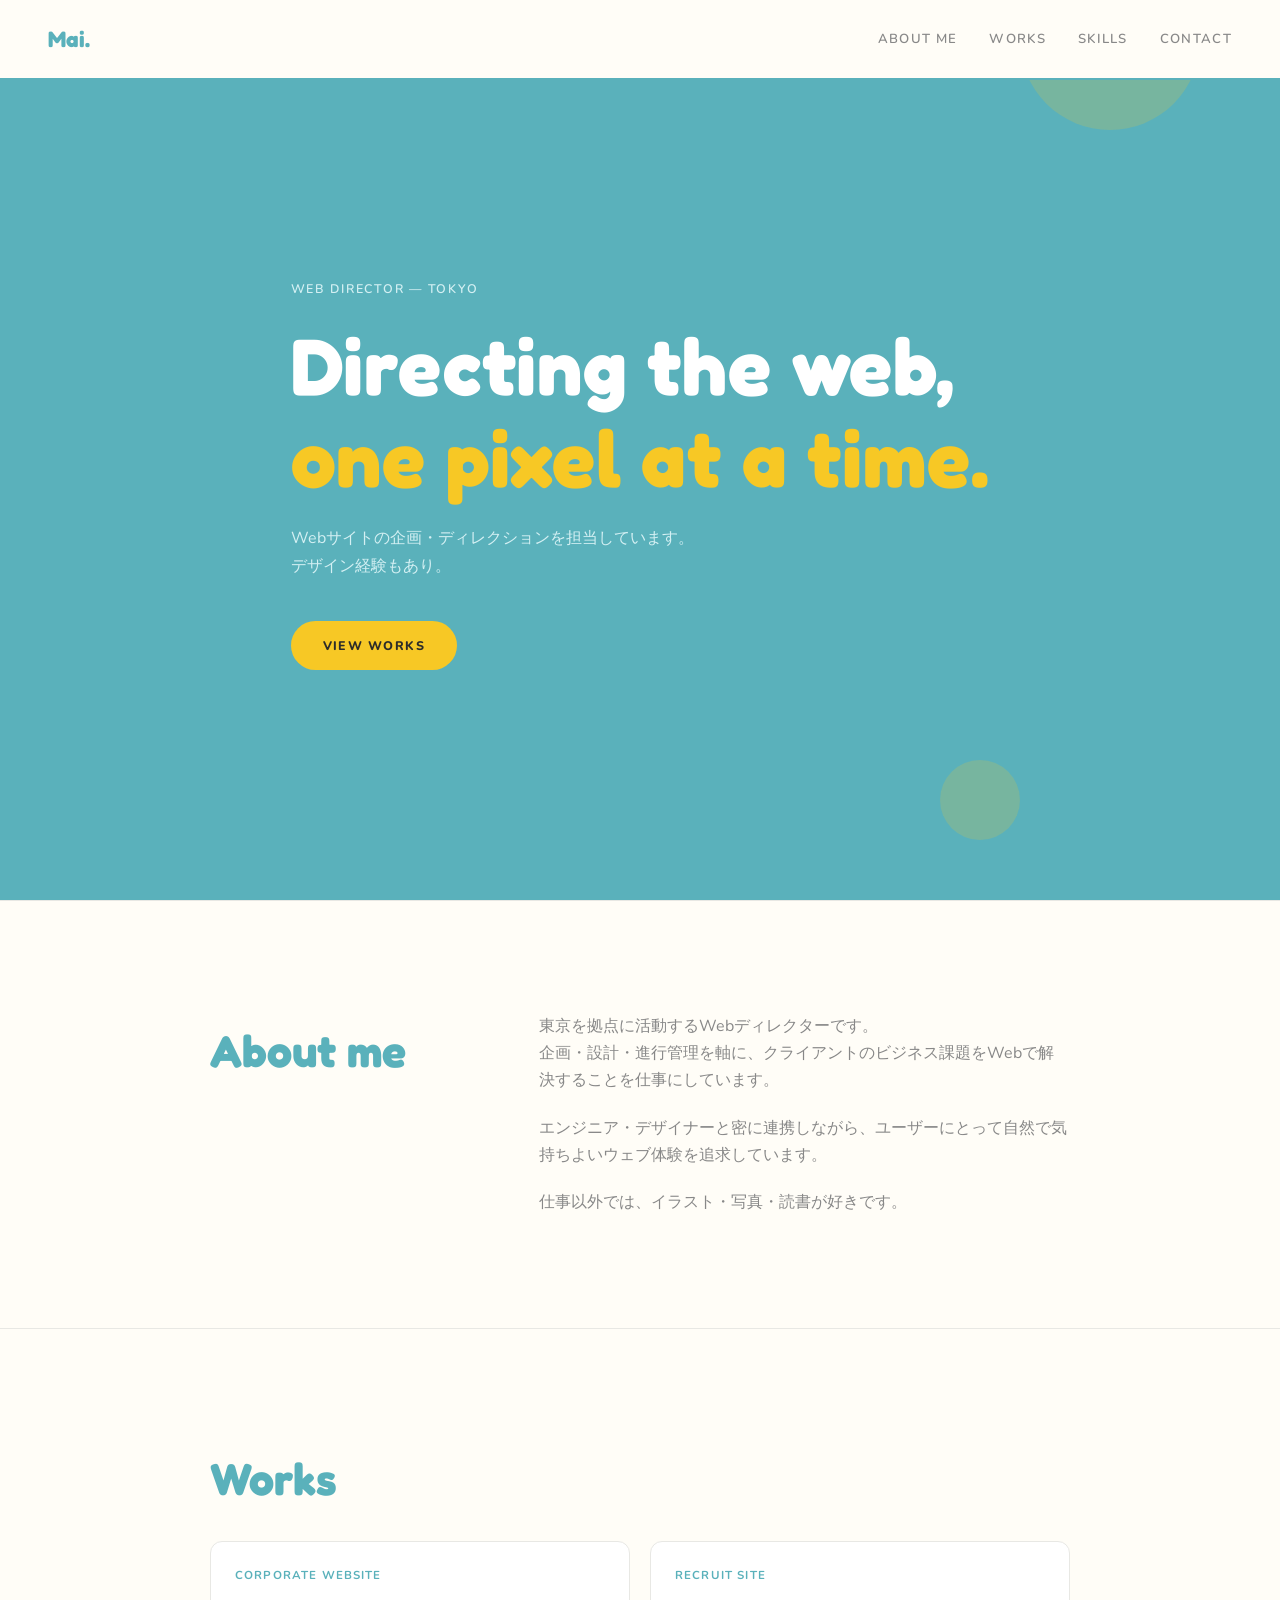
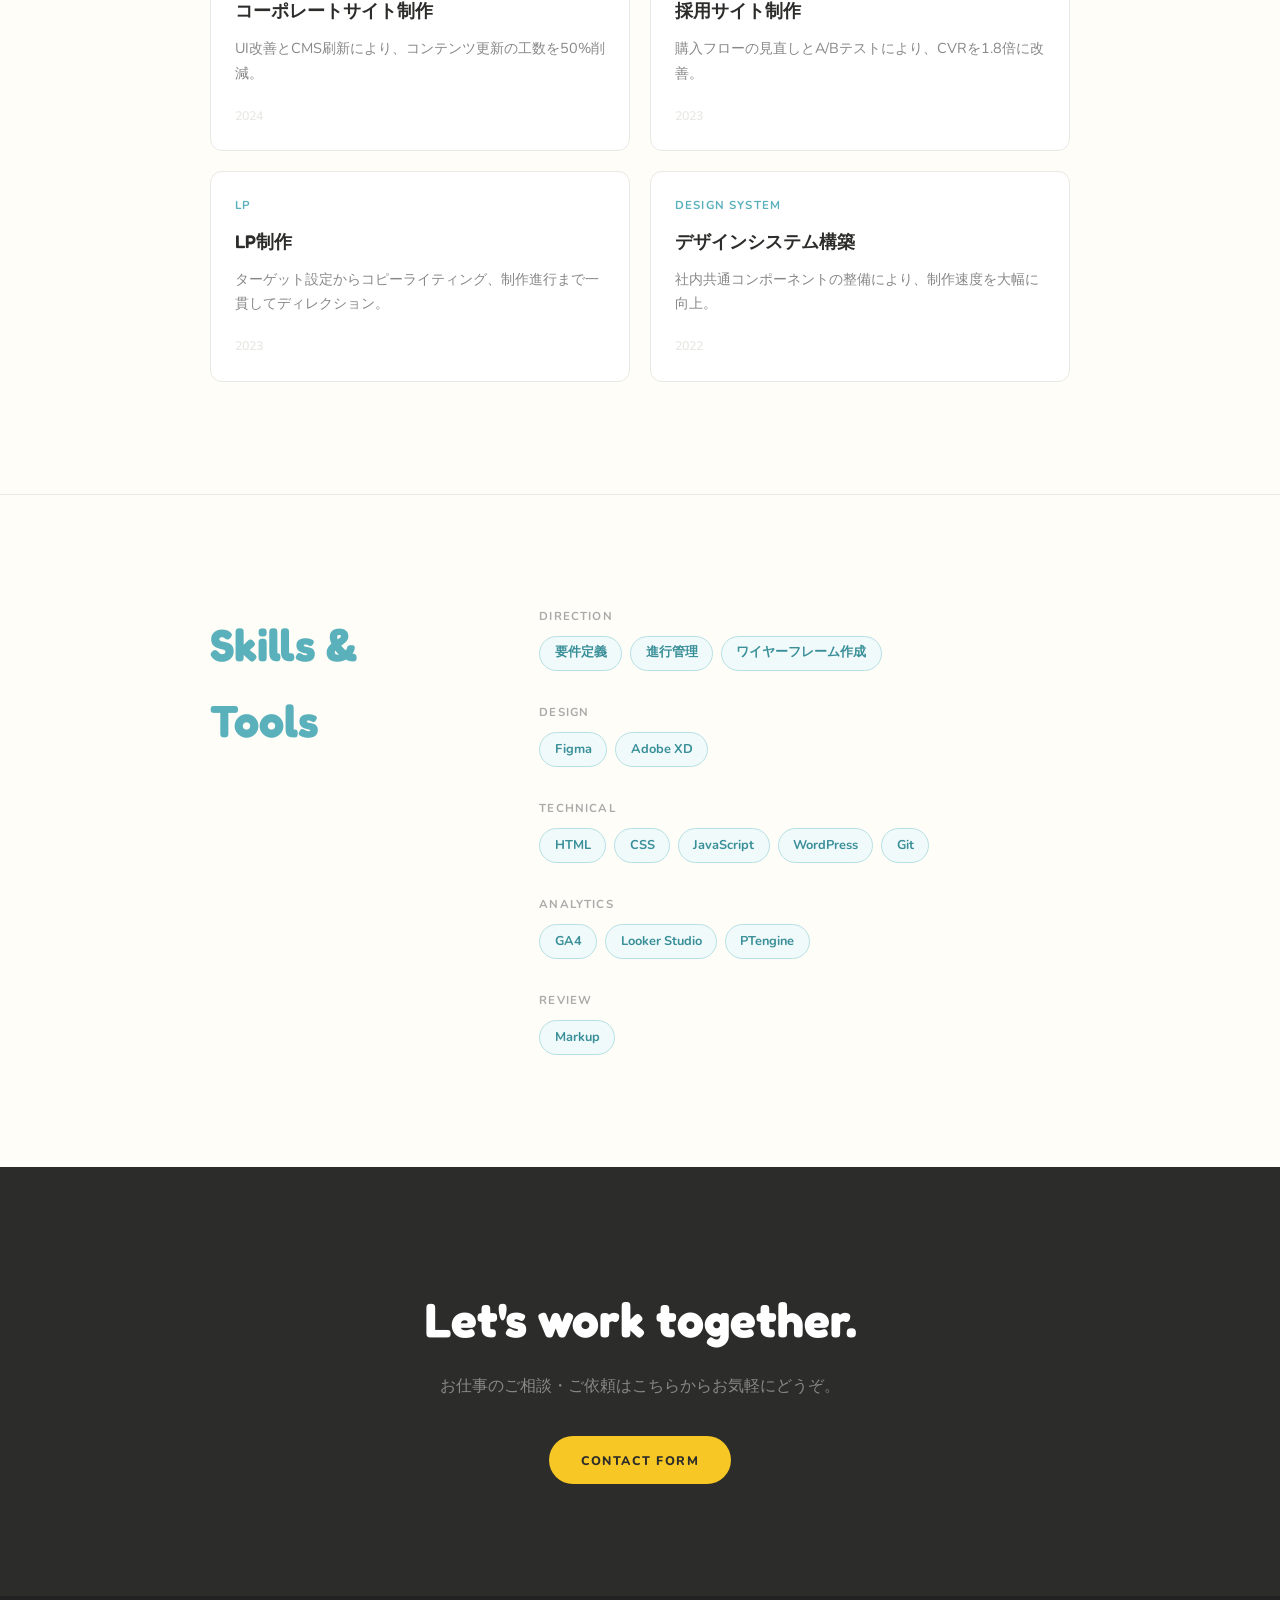
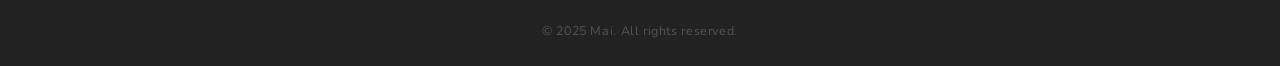
<file: index.html>
<!DOCTYPE html>
<html lang="ja">
<head>
  <meta charset="UTF-8">
  <meta name="viewport" content="width=device-width, initial-scale=1.0">
  <title>Mai — Web Director</title>
  <link rel="stylesheet" href="style.css">
</head>
<body>

  <!-- Nav -->
  <nav>
    <a href="#hero" class="nav-logo">Mai.</a>
    <ul class="nav-links" id="nav-links">
      <li><a href="#about" class="nav-link">About me</a></li>
      <li><a href="#works" class="nav-link">Works</a></li>
      <li><a href="#skills" class="nav-link">Skills</a></li>
      <li><a href="#contact" class="nav-link">Contact</a></li>
    </ul>
    <button class="hamburger" id="hamburger" aria-label="メニューを開く" aria-expanded="false">
      <span></span>
      <span></span>
      <span></span>
    </button>
  </nav>

  <!-- Hero -->
  <section id="hero">
    <div class="hero-dot" style="width:180px;height:180px;top:-50px;right:80px;"></div>
    <div class="hero-dot" style="width:80px;height:80px;bottom:60px;right:260px;"></div>
    <div class="container">
      <p class="hero-eyebrow fade-in">Web Director — Tokyo</p>
      <h1 class="hero-title fade-in" style="transition-delay:0.1s">
        Directing the web,<br><span>one pixel at a time.</span>
      </h1>
      <p class="hero-desc fade-in" style="transition-delay:0.2s">
        Webサイトの企画・ディレクションを担当しています。<br>
        デザイン経験もあり。
      </p>
      <a href="#works" class="btn fade-in" style="transition-delay:0.3s">View Works</a>
    </div>
  </section>

  <hr class="divider">

  <!-- About -->
  <section id="about">
    <div class="container">
      <div class="grid">
        <div>
          <h2 class="section-title">About me</h2>
        </div>
        <div class="about-body fade-in">
          <p>
            東京を拠点に活動するWebディレクターです。<br>
            企画・設計・進行管理を軸に、クライアントのビジネス課題をWebで解決することを仕事にしています。
          </p>
          <p>
            エンジニア・デザイナーと密に連携しながら、ユーザーにとって自然で気持ちよいウェブ体験を追求しています。
          </p>
          <p>
            仕事以外では、イラスト・写真・読書が好きです。
          </p>
        </div>
      </div>
    </div>
  </section>

  <hr class="divider">

  <!-- Works -->
  <section id="works">
    <div class="container">
      <h2 class="section-title">Works</h2>
      <div class="works-grid">
        <div class="work-card fade-in">
          <p class="work-tag">Corporate Website</p>
          <h3 class="work-title">コーポレートサイト制作</h3>
          <p class="work-desc">UI改善とCMS刷新により、コンテンツ更新の工数を50%削減。</p>
          <p class="work-year">2024</p>
        </div>
        <div class="work-card fade-in" style="transition-delay:0.1s">
          <p class="work-tag">Recruit Site</p>
          <h3 class="work-title">採用サイト制作</h3>
          <p class="work-desc">購入フローの見直しとA/Bテストにより、CVRを1.8倍に改善。</p>
          <p class="work-year">2023</p>
        </div>
        <div class="work-card fade-in" style="transition-delay:0.15s">
          <p class="work-tag">LP</p>
          <h3 class="work-title">LP制作</h3>
          <p class="work-desc">ターゲット設定からコピーライティング、制作進行まで一貫してディレクション。</p>
          <p class="work-year">2023</p>
        </div>
        <div class="work-card fade-in" style="transition-delay:0.2s">
          <p class="work-tag">Design System</p>
          <h3 class="work-title">デザインシステム構築</h3>
          <p class="work-desc">社内共通コンポーネントの整備により、制作速度を大幅に向上。</p>
          <p class="work-year">2022</p>
        </div>
      </div>
    </div>
  </section>

  <hr class="divider">

  <!-- Skills -->
  <section id="skills">
    <div class="container">
      <div class="skills-inner">
        <div>
          <h2 class="section-title">Skills & Tools</h2>
        </div>
        <div class="skill-groups fade-in">
          <div>
            <p class="skill-group-label">Direction</p>
            <div class="skill-list">
              <span class="skill-pill">要件定義</span>
              <span class="skill-pill">進行管理</span>
              <span class="skill-pill">ワイヤーフレーム作成</span>
            </div>
          </div>
          <div>
            <p class="skill-group-label">Design</p>
            <div class="skill-list">
              <span class="skill-pill">Figma</span>
              <span class="skill-pill">Adobe XD</span>
            </div>
          </div>
          <div>
            <p class="skill-group-label">Technical</p>
            <div class="skill-list">
              <span class="skill-pill">HTML</span>
              <span class="skill-pill">CSS</span>
              <span class="skill-pill">JavaScript</span>
              <span class="skill-pill">WordPress</span>
              <span class="skill-pill">Git</span>
            </div>
          </div>
          <div>
            <p class="skill-group-label">Analytics</p>
            <div class="skill-list">
              <span class="skill-pill">GA4</span>
              <span class="skill-pill">Looker Studio</span>
              <span class="skill-pill">PTengine</span>
            </div>
          </div>
          <div>
            <p class="skill-group-label">Review</p>
            <div class="skill-list">
              <span class="skill-pill">Markup</span>
            </div>
          </div>
        </div>
      </div>
    </div>
  </section>

  <!-- Contact -->
  <section id="contact">
    <div class="container">
      <h2 class="contact-title">Let's work together.</h2>
      <p class="contact-sub">お仕事のご相談・ご依頼はこちらからお気軽にどうぞ。</p>
      <a href="contact.html" class="btn btn-yellow">Contact Form</a>
    </div>
  </section>

  <footer>
    <p>© 2025 Mai. All rights reserved.</p>
  </footer>

  <script src="script.js"></script>
</body>
</html>
</file>
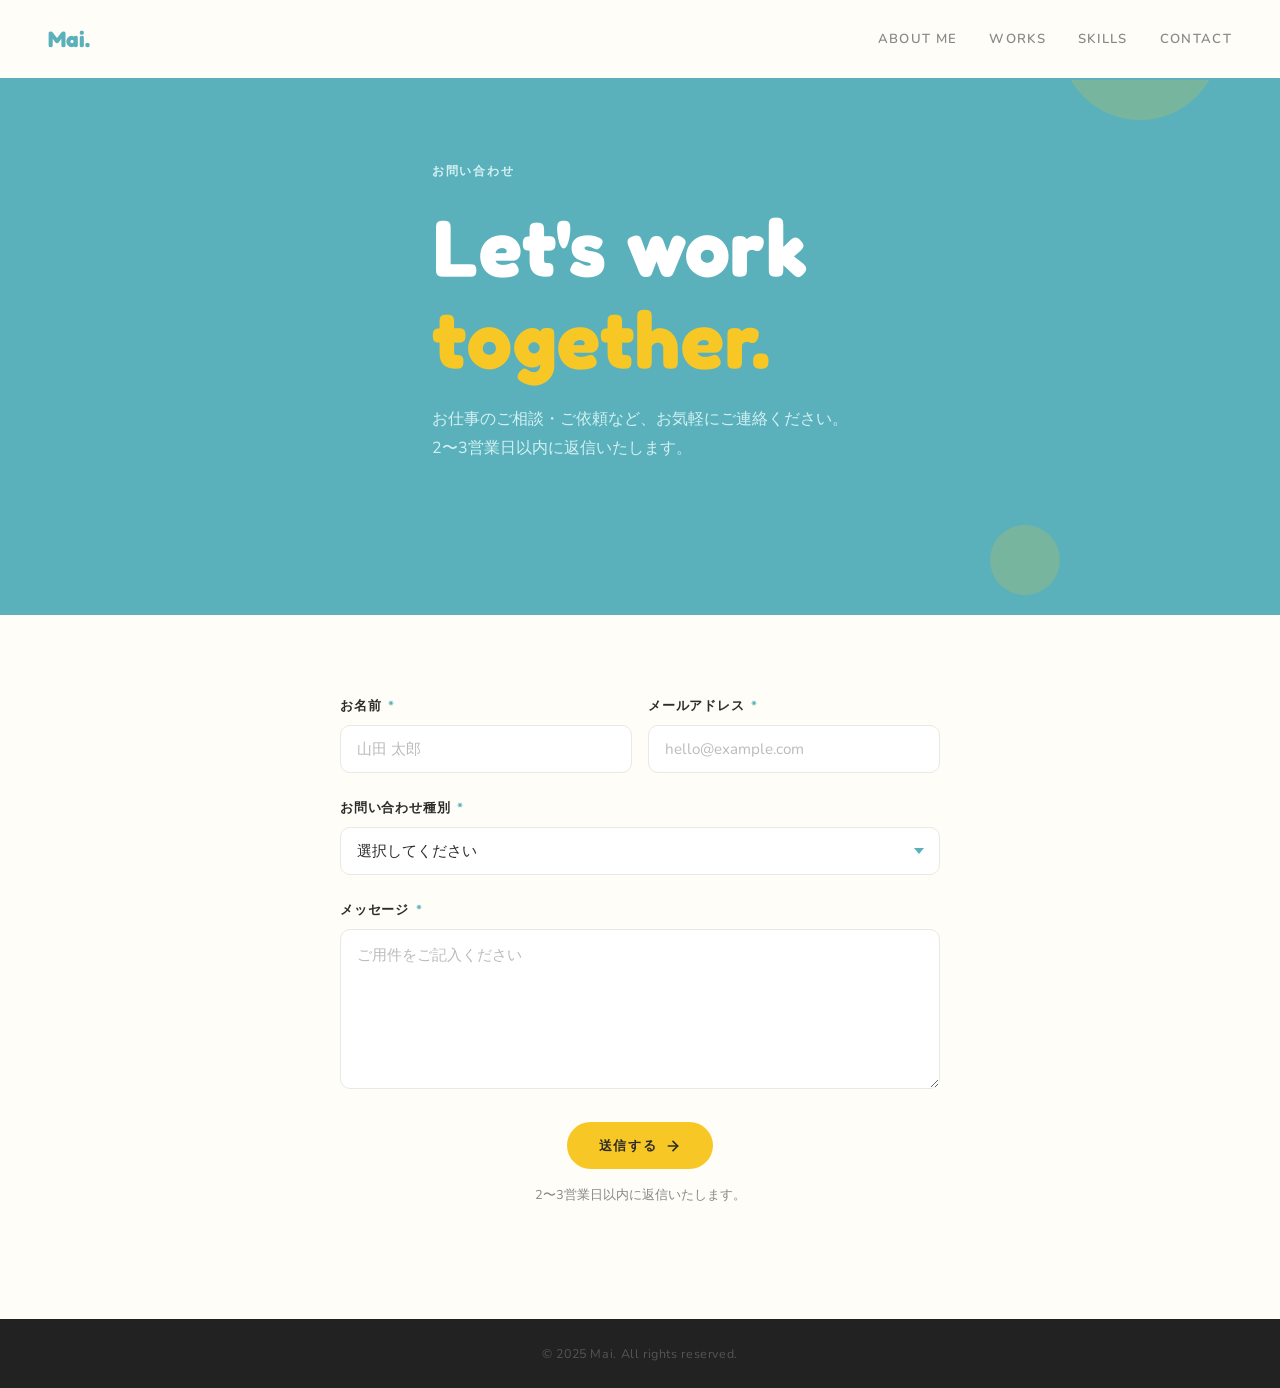
<file: contact.html>
<!DOCTYPE html>
<html lang="ja">
<head>
  <meta charset="UTF-8">
  <meta name="viewport" content="width=device-width, initial-scale=1.0">
  <title>Contact — Mai</title>
  <link rel="stylesheet" href="style.css">
</head>
<body>

  <!-- Nav -->
  <nav>
    <a href="index.html" class="nav-logo">Mai.</a>
    <ul class="nav-links" id="nav-links">
      <li><a href="index.html#about" class="nav-link">About me</a></li>
      <li><a href="index.html#works" class="nav-link">Works</a></li>
      <li><a href="index.html#skills" class="nav-link">Skills</a></li>
      <li><a href="contact.html" class="nav-link">Contact</a></li>
    </ul>
    <button class="hamburger" id="hamburger" aria-label="メニューを開く" aria-expanded="false">
      <span></span>
      <span></span>
      <span></span>
    </button>
  </nav>

  <!-- Page Header -->
  <section id="contact-hero">
    <div class="hero-dot" style="width:160px;height:160px;top:-40px;right:60px;"></div>
    <div class="hero-dot" style="width:70px;height:70px;bottom:20px;right:220px;"></div>
    <div class="container">
      <p class="hero-eyebrow fade-in">お問い合わせ</p>
      <h1 class="hero-title fade-in" style="transition-delay:0.1s">
        Let's work<br><span>together.</span>
      </h1>
      <p class="hero-desc fade-in" style="transition-delay:0.2s">
        お仕事のご相談・ご依頼など、お気軽にご連絡ください。<br>
        2〜3営業日以内に返信いたします。
      </p>
    </div>
  </section>

  <!-- Form -->
  <section id="contact-form">
    <div class="container">
      <div class="form-wrap fade-in">

        <form id="contact-form-el" action="https://formspree.io/f/xnjrngyw" method="POST">

          <div class="form-row">
            <div class="form-group">
              <label class="form-label" for="name">お名前 <span class="required">*</span></label>
              <input class="form-input" type="text" id="name" name="name" placeholder="山田 太郎" required>
            </div>
            <div class="form-group">
              <label class="form-label" for="email">メールアドレス <span class="required">*</span></label>
              <input class="form-input" type="email" id="email" name="email" placeholder="hello@example.com" required>
            </div>
          </div>

          <div class="form-group">
            <label class="form-label" for="type">お問い合わせ種別 <span class="required">*</span></label>
            <div class="select-wrap">
              <select class="form-input form-select" id="type" name="type" required>
                <option value="" disabled selected>選択してください</option>
                <option value="project">お仕事のご依頼</option>
                <option value="consult">ご相談</option>
                <option value="other">その他</option>
              </select>
            </div>
          </div>

          <div class="form-group">
            <label class="form-label" for="message">メッセージ <span class="required">*</span></label>
            <textarea class="form-input form-textarea" id="message" name="message" placeholder="ご用件をご記入ください" required></textarea>
          </div>

          <button type="submit" class="btn btn-submit" id="submit-btn">
            送信する
            <svg xmlns="http://www.w3.org/2000/svg" width="16" height="16" viewBox="0 0 24 24" fill="none" stroke="currentColor" stroke-width="2.5" stroke-linecap="round" stroke-linejoin="round" aria-hidden="true"><path d="M5 12h14"/><path d="m12 5 7 7-7 7"/></svg>
          </button>
          <p class="form-note">2〜3営業日以内に返信いたします。</p>

        </form>

      </div>
    </div>
  </section>

  <footer>
    <p>© 2025 Mai. All rights reserved.</p>
  </footer>

  <script src="script.js"></script>
</body>
</html>
</file>
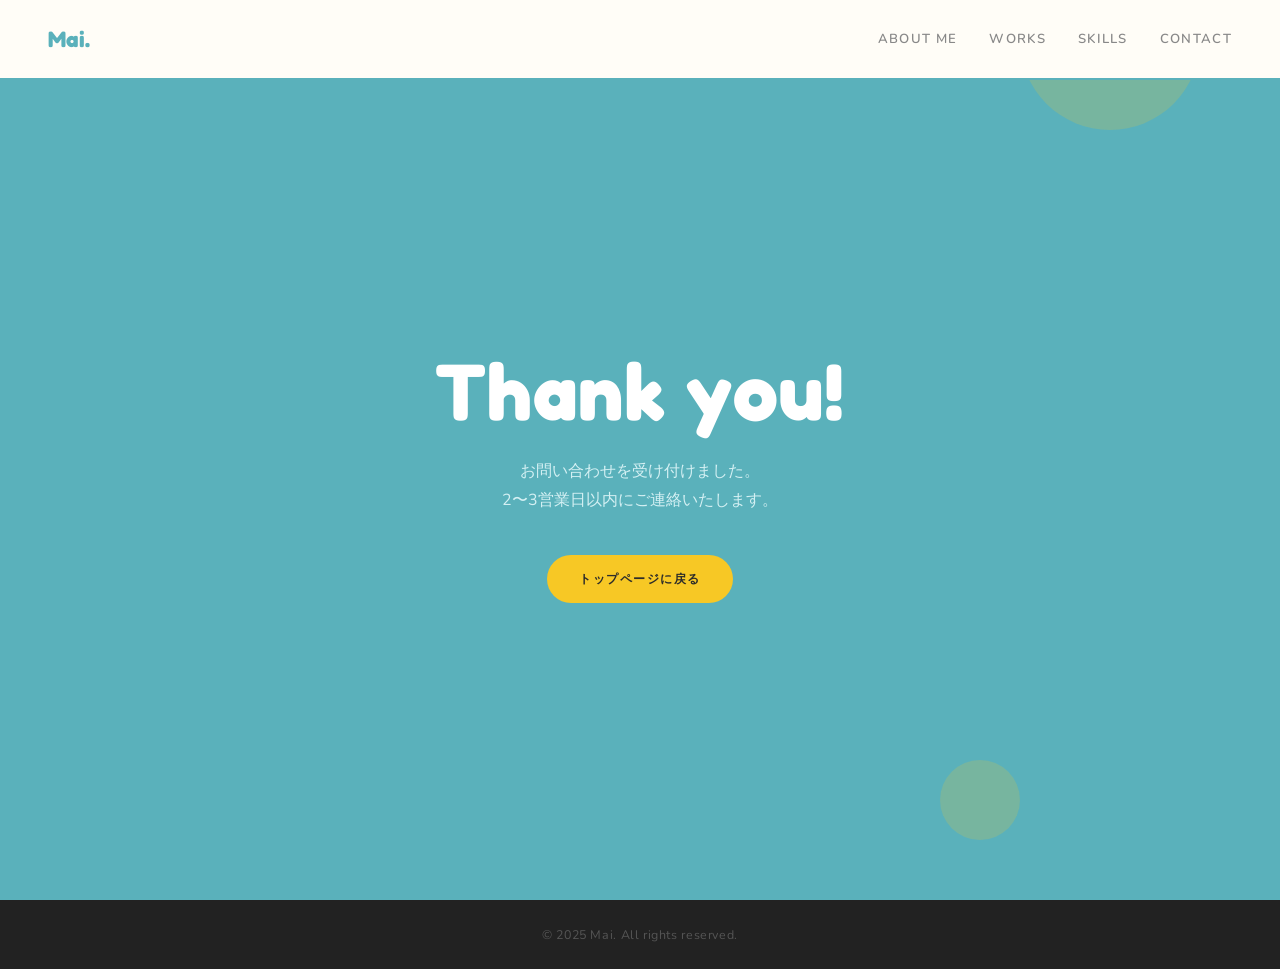
<file: thanks.html>
<!DOCTYPE html>
<html lang="ja">
<head>
  <meta charset="UTF-8">
  <meta name="viewport" content="width=device-width, initial-scale=1.0">
  <title>送信完了 — Mai</title>
  <link rel="stylesheet" href="style.css">
</head>
<body>

  <!-- Nav -->
  <nav>
    <a href="index.html" class="nav-logo">Mai.</a>
    <ul class="nav-links" id="nav-links">
      <li><a href="index.html#about" class="nav-link">About me</a></li>
      <li><a href="index.html#works" class="nav-link">Works</a></li>
      <li><a href="index.html#skills" class="nav-link">Skills</a></li>
      <li><a href="contact.html" class="nav-link">Contact</a></li>
    </ul>
    <button class="hamburger" id="hamburger" aria-label="メニューを開く" aria-expanded="false">
      <span></span>
      <span></span>
      <span></span>
    </button>
  </nav>

  <!-- Thank you -->
  <section id="thankyou">
    <div class="hero-dot" style="width:180px;height:180px;top:-50px;right:80px;"></div>
    <div class="hero-dot" style="width:80px;height:80px;bottom:60px;right:260px;"></div>
    <div class="container">
      <div class="thankyou-inner fade-in">
        <h1 class="hero-title">Thank you!</h1>
        <p class="hero-desc">
          お問い合わせを受け付けました。<br>
          2〜3営業日以内にご連絡いたします。
        </p>
        <a href="index.html" class="btn">トップページに戻る</a>
      </div>
    </div>
  </section>

  <footer>
    <p>© 2025 Mai. All rights reserved.</p>
  </footer>

  <script src="script.js"></script>
</body>
</html>
</file>
<file: style.css>
@import url('https://fonts.googleapis.com/css2?family=Nunito:ital,wght@0,400;0,600;0,800;1,400&family=Fredoka:wght@600;700&display=swap');

*, *::before, *::after { box-sizing: border-box; margin: 0; padding: 0; }

:root {
  --yellow: #F7C825;
  --teal: #5AB1BB;
  --dark: #2C2C2A;
  --gray-mid: #888;
  --gray-light: #e8e8e4;
  --bg: #fffdf7;
  --white: #fff;
}

html { scroll-behavior: smooth; }

body {
  font-family: 'Nunito', sans-serif;
  font-weight: 400;
  background: var(--bg);
  color: var(--dark);
  font-size: 16px;
  line-height: 1.7;
}

/* ─── Nav ─── */
nav {
  position: fixed;
  top: 0; left: 0; right: 0;
  display: flex;
  justify-content: space-between;
  align-items: center;
  padding: 1.25rem 3rem;
  background: var(--bg);
  border-bottom: 2px solid var(--teal);
  z-index: 100;
}

.nav-logo {
  font-family: 'Fredoka', sans-serif;
  font-size: 1.4rem;
  font-weight: 700;
  color: var(--teal);
  text-decoration: none;
  letter-spacing: 0.02em;
}

.nav-links {
  display: flex;
  gap: 2rem;
  list-style: none;
}

.nav-links a {
  text-decoration: none;
  font-size: 0.82rem;
  letter-spacing: 0.1em;
  text-transform: uppercase;
  font-weight: 600;
  color: var(--gray-mid);
  transition: color 0.2s;
}

.nav-links a:hover { color: var(--dark); }

/* ─── ハンバーガーボタン（PCでは非表示） ─── */
.hamburger {
  display: none;
  flex-direction: column;
  justify-content: center;
  gap: 5px;
  background: none;
  border: none;
  cursor: pointer;
  padding: 4px;
  z-index: 110;
}

.hamburger span {
  display: block;
  width: 24px;
  height: 2px;
  background: var(--teal);
  border-radius: 2px;
  transition: transform 0.3s ease, opacity 0.3s ease;
}

.hamburger.is-open span:nth-child(1) {
  transform: translateY(7px) rotate(45deg);
}
.hamburger.is-open span:nth-child(2) {
  opacity: 0;
}
.hamburger.is-open span:nth-child(3) {
  transform: translateY(-7px) rotate(-45deg);
}

/* ─── Sections ─── */
section { padding: 7rem 3rem; }
.container { max-width: 860px; margin: 0 auto; }

/* ─── Hero ─── */
#hero {
  padding-top: 10rem;
  min-height: 100vh;
  display: flex;
  align-items: center;
  background: var(--teal);
  position: relative;
  overflow: hidden;
}

.hero-dot {
  position: absolute;
  border-radius: 50%;
  background: var(--yellow);
  opacity: 0.18;
}

.hero-eyebrow {
  font-size: 0.78rem;
  letter-spacing: 0.14em;
  text-transform: uppercase;
  font-weight: 600;
  color: #d4f0f3;
  margin-bottom: 1.25rem;
}

.hero-title {
  font-family: 'Fredoka', sans-serif;
  font-size: clamp(2.8rem, 7vw, 5rem);
  font-weight: 700;
  line-height: 1.15;
  color: var(--white);
  margin-bottom: 1.25rem;
  letter-spacing: 0.01em;
}

.hero-title span { color: var(--yellow); }

.hero-desc {
  max-width: 520px;
  color: #d4f0f3;
  font-size: 1rem;
  line-height: 1.8;
  margin-bottom: 2.5rem;
}

.btn {
  display: inline-block;
  text-decoration: none;
  font-size: 0.78rem;
  font-weight: 800;
  letter-spacing: 0.12em;
  text-transform: uppercase;
  padding: 0.85rem 2rem;
  border-radius: 100px;
  background: var(--yellow);
  color: var(--dark);
  transition: opacity 0.2s;
}

.btn:hover { opacity: 0.85; }

/* ─── Divider ─── */
.divider { border: none; border-top: 1px solid var(--gray-light); }

/* ─── Section titles ─── */
.section-title {
  font-family: 'Fredoka', sans-serif;
  font-size: clamp(1.8rem, 4vw, 2.8rem);
  font-weight: 700;
  color: var(--teal);
  margin-bottom: 1.5rem;
}

/* ─── About ─── */
#about .grid {
  display: grid;
  grid-template-columns: 1fr 2fr;
  gap: 4rem;
  align-items: start;
}

.about-body p { color: var(--gray-mid); margin-bottom: 1.25rem; }
.about-body p:last-child { margin-bottom: 0; }
.about-body strong { color: var(--dark); font-weight: 600; }

/* ─── Works ─── */
.works-grid {
  display: grid;
  grid-template-columns: repeat(2, 1fr);
  gap: 1.25rem;
}

.work-card {
  background: var(--white);
  border: 1.5px solid var(--gray-light);
  border-radius: 12px;
  padding: 1.5rem;
  transition: border-color 0.2s;
}

.work-card:hover { border-color: var(--teal); }

.work-tag {
  font-size: 0.72rem;
  letter-spacing: 0.1em;
  text-transform: uppercase;
  font-weight: 700;
  color: var(--teal);
  margin-bottom: 0.6rem;
}

.work-title {
  font-family: 'Fredoka', sans-serif;
  font-size: 1.15rem;
  font-weight: 600;
  color: var(--dark);
  margin-bottom: 0.6rem;
}

.work-desc { font-size: 0.9rem; color: var(--gray-mid); }

.work-year {
  font-size: 0.78rem;
  color: var(--gray-light);
  margin-top: 1.25rem;
  font-weight: 600;
}

/* ─── Skills ─── */
#skills .skills-inner {
  display: grid;
  grid-template-columns: 1fr 2fr;
  gap: 4rem;
}

.skill-groups {
  display: flex;
  flex-direction: column;
  gap: 2rem;
}

.skill-group-label {
  font-size: 0.72rem;
  letter-spacing: 0.1em;
  text-transform: uppercase;
  font-weight: 700;
  color: #aaa;
  margin-bottom: 0.6rem;
}

.skill-list { display: flex; flex-wrap: wrap; gap: 0.5rem; }

.skill-pill {
  font-size: 0.8rem;
  font-weight: 700;
  padding: 0.35rem 0.9rem;
  border-radius: 100px;
  background: #f0fafb;
  color: #3a8f98;
  border: 1px solid #b8e0e4;
}

/* ─── Contact（index.htmlのCTAセクション） ─── */
#contact {
  background: var(--dark);
  color: var(--white);
  text-align: center;
}

.contact-title {
  font-family: 'Fredoka', sans-serif;
  font-size: clamp(2rem, 4vw, 3rem);
  font-weight: 700;
  color: var(--white);
  margin-bottom: 0.75rem;
}

.contact-sub {
  color: var(--gray-mid);
  margin-bottom: 2.25rem;
  font-size: 1rem;
}

.btn-yellow {
  background: var(--yellow);
  color: var(--dark);
}

/* ─── Footer ─── */
footer {
  padding: 1.5rem 3rem;
  background: #222;
  display: flex;
  justify-content: center;
  align-items: center;
}

footer p { font-size: 0.78rem; color: #555; letter-spacing: 0.05em; }

/* ─── Animations ─── */
.fade-in {
  opacity: 0;
  transform: translateY(24px);
  transition: opacity 0.7s ease, transform 0.7s ease;
}

.fade-in.visible {
  opacity: 1;
  transform: translateY(0);
}

/* ─── Responsive ─── */
@media (max-width: 720px) {
  nav { padding: 1rem 1.5rem; }

  .nav-links {
    display: none;
    flex-direction: column;
    gap: 0;
    position: fixed;
    top: 0; left: 0; right: 0;
    background: var(--bg);
    padding: 5rem 2rem 2rem;
    border-bottom: 2px solid var(--teal);
    z-index: 105;
  }

  .nav-links.is-open {
    display: flex;
  }

  .nav-links li {
    border-bottom: 1px solid var(--gray-light);
  }

  .nav-links a {
    display: block;
    padding: 1rem 0;
    font-size: 1rem;
    letter-spacing: 0.08em;
  }

  .hamburger {
    display: flex;
  }

  section { padding: 5rem 1.5rem; }
  #hero { padding-top: 8rem; }
  #about .grid,
  #skills .skills-inner { grid-template-columns: 1fr; gap: 2rem; }
  .works-grid { grid-template-columns: 1fr; }
  footer { flex-direction: column; gap: 0.5rem; text-align: center; }
}

/* ─── Contact Hero（contact.html） ─── */
#contact-hero {
  padding-top: 10rem;
  min-height: 50vh;
  display: flex;
  align-items: center;
  background: var(--teal);
  position: relative;
  overflow: hidden;
}

/* ─── Contact Form ─── */
#contact-form {
  padding: 5rem 3rem 7rem;
}

.form-wrap {
  max-width: 600px;
  margin: 0 auto;
  text-align: center;
}

.form-label,
.form-input {
  text-align: left;
}

.form-row {
  display: grid;
  grid-template-columns: 1fr 1fr;
  gap: 1rem;
}

.form-group {
  margin-bottom: 1.5rem;
}

.form-label {
  display: block;
  font-size: 0.82rem;
  font-weight: 700;
  letter-spacing: 0.06em;
  color: var(--dark);
  margin-bottom: 0.5rem;
}

.required {
  color: var(--teal);
  margin-left: 2px;
}

.form-input {
  width: 100%;
  padding: 0.8rem 1rem;
  font-family: 'Nunito', sans-serif;
  font-size: 0.95rem;
  color: var(--dark);
  background: var(--white);
  border: 1.5px solid var(--gray-light);
  border-radius: 10px;
  outline: none;
  transition: border-color 0.2s, box-shadow 0.2s;
  appearance: none;
  box-sizing: border-box;
}

.form-input:focus {
  border-color: var(--teal);
  box-shadow: 0 0 0 3px rgba(90, 177, 187, 0.12);
}

.form-input::placeholder {
  color: #bbb;
}

.select-wrap {
  position: relative;
}

.select-wrap::after {
  content: '';
  position: absolute;
  right: 1rem;
  top: 50%;
  transform: translateY(-50%);
  width: 0;
  height: 0;
  border-left: 5px solid transparent;
  border-right: 5px solid transparent;
  border-top: 6px solid var(--teal);
  pointer-events: none;
}

.form-select { cursor: pointer; }

.form-textarea {
  min-height: 160px;
  resize: vertical;
  line-height: 1.7;
}

.btn-submit {
  display: inline-flex;
  align-items: center;
  gap: 8px;
  font-family: 'Nunito', sans-serif;
  font-size: 0.82rem;
  font-weight: 800;
  letter-spacing: 0.12em;
  text-transform: uppercase;
  padding: 0.9rem 2rem;
  border-radius: 100px;
  background: var(--yellow);
  color: var(--dark);
  border: none;
  cursor: pointer;
  transition: opacity 0.2s;
}

.btn-submit:hover { opacity: 0.85; }

.form-note {
  font-size: 0.8rem;
  color: var(--gray-mid);
  margin-top: 1rem;
}

/* ─── Thanks（thanks.html） ─── */
#thankyou {
  padding-top: 10rem;
  min-height: 100vh;
  display: flex;
  align-items: center;
  background: var(--teal);
  position: relative;
  overflow: hidden;
}

.thankyou-inner {
  display: flex;
  flex-direction: column;
  align-items: center;
  gap: 0;
  text-align: center;
}

.thankyou-icon {
  display: flex;
  align-items: center;
  justify-content: center;
  width: 64px;
  height: 64px;
  border-radius: 50%;
  background: var(--yellow);
  color: var(--dark);
  margin-bottom: 1.5rem;
}

#thankyou .hero-title {
  color: var(--white);
}

#thankyou .hero-title span {
  color: var(--yellow);
}

#thankyou .hero-eyebrow {
  color: #d4f0f3;
}

#thankyou .hero-desc {
  color: #d4f0f3;
}

@media (max-width: 720px) {
  #contact-form { padding: 4rem 1.5rem 5rem; }
  .form-row { grid-template-columns: 1fr; }
}
</file>
